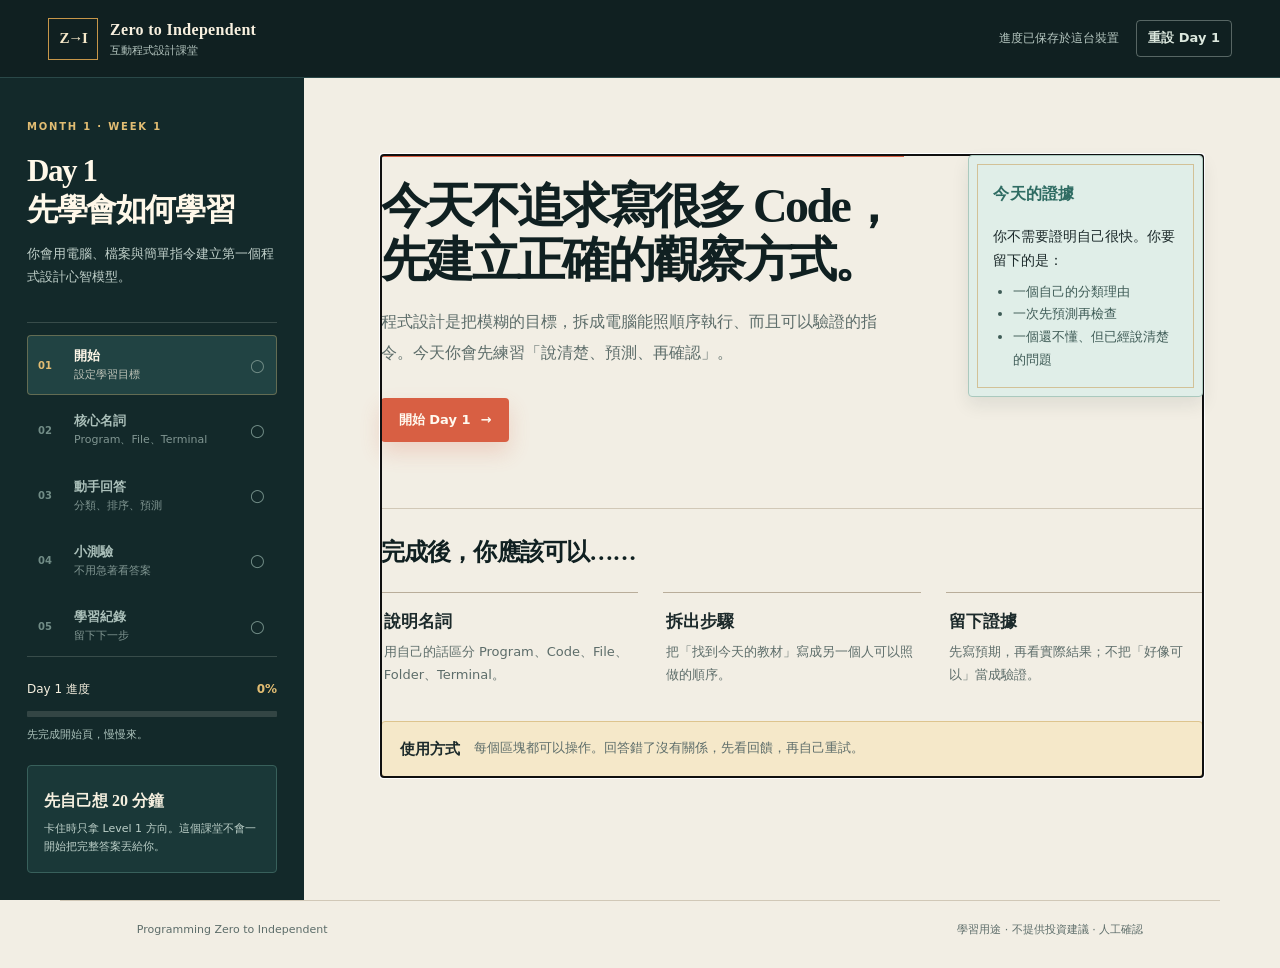
<file: index.html>
<!doctype html>
<html lang="zh-Hant">
  <head>
    <meta charset="utf-8" />
    <meta name="viewport" content="width=device-width, initial-scale=1" />
    <meta name="description" content="Programming Zero to Independent 的 Day 1 互動課堂" />
    <link rel="icon" href="data:," />
    <title>Zero to Independent · Day 1 互動課堂</title>
    <link rel="stylesheet" href="styles.css?v=redesign-4" />
    <script src="app.js?v=redesign-4" defer></script>
  </head>
  <body>
    <!--
    THESIS: A beginner's first code lesson is a field notebook: write a hypothesis, inspect evidence, and choose the next move—not a dashboard of progress.
    OWN-WORLD: Indigo ink, mineral paper, brass tabs, ruled evidence lines, and one coral correction mark; content reads like clipped lab notes.
    STORY: Start with today's promise, move through vocabulary, practice, checkpoint, and reflection; every answer receives a visible mark and next action.
    FIRST VIEWPORT: A dark index rail frames a broad paper lesson sheet; the Day 1 title, three evidence lines, and one warm start action own the opening.
    FORM: Candidate 3 — annotated learning field notebook, grounded list; seed 4ff2235d; code-led.
    FINISH: unreviewed and undocumented is unfinished; this build ends with the finish review, the verdict, DESIGN.md, and every shipping raster carrying its provenance
    -->
    <div class="app-shell">
      <header class="topbar">
        <a class="brand" href="#welcome" aria-label="回到課堂首頁">
          <span class="brand-mark">Z→I</span>
          <span>
            <strong>Zero to Independent</strong>
            <small>互動程式設計課堂</small>
          </span>
        </a>
        <div class="topbar-actions">
          <span id="saveStatus" class="save-status" role="status">進度會保存在這台裝置</span>
          <button id="resetProgress" class="button button-quiet" type="button">重設 Day 1</button>
        </div>
      </header>

      <div class="classroom-layout">
        <aside class="sidebar" aria-label="課堂導覽">
          <div class="course-label">MONTH 1 · WEEK 1</div>
          <h1>Day 1<br />先學會如何學習</h1>
          <p class="sidebar-intro">你會用電腦、檔案與簡單指令建立第一個程式設計心智模型。</p>

          <nav class="lesson-nav" aria-label="Day 1 課堂步驟">
            <button class="nav-item is-active" type="button" data-step="welcome">
              <span class="nav-number">01</span><span class="nav-copy"><strong>開始</strong><small>設定學習目標</small></span><span class="nav-check" aria-hidden="true">○</span>
            </button>
            <button class="nav-item" type="button" data-step="concepts">
              <span class="nav-number">02</span><span class="nav-copy"><strong>核心名詞</strong><small>Program、File、Terminal</small></span><span class="nav-check" aria-hidden="true">○</span>
            </button>
            <button class="nav-item" type="button" data-step="practice">
              <span class="nav-number">03</span><span class="nav-copy"><strong>動手回答</strong><small>分類、排序、預測</small></span><span class="nav-check" aria-hidden="true">○</span>
            </button>
            <button class="nav-item" type="button" data-step="quiz">
              <span class="nav-number">04</span><span class="nav-copy"><strong>小測驗</strong><small>不用急著看答案</small></span><span class="nav-check" aria-hidden="true">○</span>
            </button>
            <button class="nav-item" type="button" data-step="reflection">
              <span class="nav-number">05</span><span class="nav-copy"><strong>學習紀錄</strong><small>留下下一步</small></span><span class="nav-check" aria-hidden="true">○</span>
            </button>
          </nav>

          <div class="progress-card" aria-label="Day 1 進度">
            <div class="progress-heading"><span>Day 1 進度</span><strong id="progressText">0%</strong></div>
            <div class="progress-track"><span id="progressFill"></span></div>
            <p id="progressMessage">先完成開始頁，慢慢來。</p>
          </div>

          <div class="ai-card">
            <span class="eyebrow">AI SAFETY</span>
            <strong>先自己想 20 分鐘</strong>
            <p>卡住時只拿 Level 1 方向。這個課堂不會一開始把完整答案丟給你。</p>
          </div>
        </aside>

        <main class="main-content" id="mainContent">
          <section class="lesson-panel is-visible" data-panel="welcome" id="welcome" tabindex="-1">
            <div class="panel-kicker">DAY 1 / CONCEPT</div>
            <div class="hero-grid">
              <div>
                <h2>今天不追求寫很多 Code，先建立正確的觀察方式。</h2>
                <p class="lead">程式設計是把模糊的目標，拆成電腦能照順序執行、而且可以驗證的指令。今天你會先練習「說清楚、預測、再確認」。</p>
                <button class="button button-primary" type="button" data-next="concepts">開始 Day 1 <span aria-hidden="true">→</span></button>
              </div>
              <div class="hero-note">
                <span class="note-pin">今天的證據</span>
                <p>你不需要證明自己很快。你要留下的是：</p>
                <ul>
                  <li>一個自己的分類理由</li>
                  <li>一次先預測再檢查</li>
                  <li>一個還不懂、但已經說清楚的問題</li>
                </ul>
              </div>
            </div>

            <div class="section-heading"><span class="eyebrow">LEARNING OBJECTIVES</span><h3>完成後，你應該可以……</h3></div>
            <div class="objective-grid">
              <article class="objective-card"><span class="objective-icon">01</span><h4>說明名詞</h4><p>用自己的話區分 Program、Code、File、Folder、Terminal。</p></article>
              <article class="objective-card"><span class="objective-icon">02</span><h4>拆出步驟</h4><p>把「找到今天的教材」寫成另一個人可以照做的順序。</p></article>
              <article class="objective-card"><span class="objective-icon">03</span><h4>留下證據</h4><p>先寫預期，再看實際結果；不把「好像可以」當成驗證。</p></article>
            </div>

            <div class="callout callout-warm"><strong>使用方式</strong><span>每個區塊都可以操作。回答錯了沒有關係，先看回饋，再自己重試。</span></div>
          </section>

          <section class="lesson-panel" data-panel="concepts" id="concepts" tabindex="-1" hidden>
            <div class="panel-kicker">01 · CORE VOCABULARY</div>
            <h2>先把「東西的角色」說清楚</h2>
            <p class="lead">今天先不用背正式定義。先用生活中的比喻建立方向，再用小題目確認你是否真的分得出來。</p>

            <div class="term-grid">
              <article class="term-card"><div class="term-top"><span class="term-en">Program</span><span class="term-zh">程式</span></div><p>一組為了完成任務而安排好的指令。像是一份可以照做的工作流程。</p><div class="term-diff">不是單一行 code；Program 可以由很多段 code 組成。</div></article>
              <article class="term-card"><div class="term-top"><span class="term-en">File</span><span class="term-zh">檔案</span></div><p>一份有名稱、可以保存內容的資料。<code>day01.md</code> 就是一個 file。</p><div class="term-diff">不是 folder；file 裡面放內容，folder 用來整理東西。</div></article>
              <article class="term-card"><div class="term-top"><span class="term-en">Terminal</span><span class="term-zh">終端機</span></div><p>讓你用文字輸入指令、看見回覆的介面。</p><div class="term-diff">Terminal 是介面；Shell 是解讀指令的程式。</div></article>
            </div>

            <div class="interactive-card" data-widget="classification">
              <div class="widget-heading"><span class="widget-number">A</span><div><span class="eyebrow">快速分類</span><h3><code>day01.md</code> 最接近哪一個？</h3></div></div>
              <p>先選一個，再說服自己：你是根據「它保存了什麼」還是「它在哪裡」來分類？</p>
              <div class="choice-row" role="group" aria-label="day01.md 分類選項">
                <button class="choice-button" type="button" data-classification="Program">Program</button>
                <button class="choice-button" type="button" data-classification="File">File</button>
                <button class="choice-button" type="button" data-classification="Folder">Folder / Directory</button>
                <button class="choice-button" type="button" data-classification="Command">Command</button>
              </div>
              <div class="answer-row"><button id="checkClassification" class="button button-secondary" type="button">檢查我的回答</button><button id="classificationHint" class="text-button" type="button">我卡住了，給 Level 1 方向</button></div>
              <p id="classificationFeedback" class="feedback" role="status" aria-live="polite"></p>
            </div>

            <div class="panel-actions"><button class="button button-primary" type="button" data-next="practice">進入動手回答 <span aria-hidden="true">→</span></button></div>
          </section>

          <section class="lesson-panel" data-panel="practice" id="practice" tabindex="-1" hidden>
            <div class="panel-kicker">02 · PRACTICE LAB</div>
            <h2>把想法變成可以檢查的答案</h2>
            <p class="lead">程式設計的可靠感，不是來自猜對，而是來自「我知道我怎麼驗證」。下面三個小題會留下你的推理痕跡。</p>

            <div class="interactive-card" data-widget="ordering">
              <div class="widget-heading"><span class="widget-number">B</span><div><span class="eyebrow">步驟排序</span><h3>把「找到 Day 1 教材」排成可執行順序</h3></div></div>
              <p class="muted">每個位置選一個步驟。不要用「我平常會這樣做」帶過，想像另一個完全不知道資料夾位置的人。</p>
              <div class="order-list">
                <label><span>Step 1</span><select class="step-select" data-position="0"><option value="">請選擇</option><option value="repo">開啟 Repository 根目錄</option><option value="month">進入 month01</option><option value="week">進入 week01</option><option value="day">開啟 day01.md</option></select></label>
                <label><span>Step 2</span><select class="step-select" data-position="1"><option value="">請選擇</option><option value="repo">開啟 Repository 根目錄</option><option value="month">進入 month01</option><option value="week">進入 week01</option><option value="day">開啟 day01.md</option></select></label>
                <label><span>Step 3</span><select class="step-select" data-position="2"><option value="">請選擇</option><option value="repo">開啟 Repository 根目錄</option><option value="month">進入 month01</option><option value="week">進入 week01</option><option value="day">開啟 day01.md</option></select></label>
                <label><span>Step 4</span><select class="step-select" data-position="3"><option value="">請選擇</option><option value="repo">開啟 Repository 根目錄</option><option value="month">進入 month01</option><option value="week">進入 week01</option><option value="day">開啟 day01.md</option></select></label>
              </div>
              <div class="answer-row"><button id="checkOrder" class="button button-secondary" type="button">檢查步驟</button><button id="orderHint" class="text-button" type="button">Level 1 方向</button></div>
              <p id="orderFeedback" class="feedback" role="status" aria-live="polite"></p>
            </div>

            <div class="interactive-card" data-widget="output">
              <div class="widget-heading"><span class="widget-number">C</span><div><span class="eyebrow">Output Prediction</span><h3>不執行，先寫出你預期的畫面</h3></div></div>
              <pre class="code-sample"><code>print("Python")
print()
# 這一行不產生 output
print("Zero to Independent")</code></pre>
              <label class="field-label" for="outputAnswer">你的預期 output（保留中間的空白行）</label>
              <textarea id="outputAnswer" rows="5" spellcheck="false" placeholder="在這裡先寫預期結果……"></textarea>
              <div class="answer-row"><button id="checkOutput" class="button button-secondary" type="button">檢查 output</button><button id="outputHint" class="text-button" type="button">Level 1 方向</button></div>
              <p id="outputFeedback" class="feedback" role="status" aria-live="polite"></p>
              <button id="showOutputAnswer" class="text-button answer-reveal" type="button" hidden>查看正確 output</button>
              <div id="outputAnswerReview" class="answer-review" hidden>
                <strong>正確 output</strong>
                <pre>Python

Zero to Independent</pre>
                <p>注意：<code># 這一行不產生 output</code> 是 comment，不會出現在畫面；中間的空白行來自 <code>print()</code>。</p>
              </div>
            </div>

            <div class="callout callout-cool"><strong>小提醒</strong><span>如果你需要按很多次「檢查」，那不是失敗；請觀察每次回饋，記下你改變了什麼。</span></div>
            <div class="panel-actions"><button class="button button-primary" type="button" data-next="quiz">進入小測驗 <span aria-hidden="true">→</span></button></div>
          </section>

          <section class="lesson-panel" data-panel="quiz" id="quiz" tabindex="-1" hidden>
            <div class="panel-kicker">03 · CHECKPOINT</div>
            <h2>小測驗：把今天的能力帶走</h2>
            <p class="lead">這不是正式週考。請先自己作答，再按檢查；分數只是訊號，錯題才是下一個學習方向。</p>

            <form id="quizForm" class="quiz-form">
              <fieldset class="quiz-question" data-question="q1"><legend>1. <code>month01</code> 最接近哪一種東西？</legend><label><input type="radio" name="q1" value="file" /> File</label><label><input type="radio" name="q1" value="folder" /> Folder / Directory</label><label><input type="radio" name="q1" value="program" /> Program</label><p class="question-feedback" data-question-feedback="q1" role="status" aria-live="polite"></p></fieldset>
              <fieldset class="quiz-question" data-question="q2"><legend>2. 哪一個是交給 Shell 的 command？</legend><label><input type="radio" name="q2" value="day01" /> <code>day01.md</code></label><label><input type="radio" name="q2" value="py" /> <code>py hello.py</code></label><label><input type="radio" name="q2" value="month" /> <code>month01</code></label><p class="question-feedback" data-question-feedback="q2" role="status" aria-live="polite"></p></fieldset>
              <fieldset class="quiz-question" data-question="q3"><legend>3. 下列哪一行不會產生一般 output？</legend><label><input type="radio" name="q3" value="print" /> <code>print("Hello")</code></label><label><input type="radio" name="q3" value="comment" /> <code># print("Hello")</code></label><label><input type="radio" name="q3" value="blank" /> <code>print()</code></label><p class="question-feedback" data-question-feedback="q3" role="status" aria-live="polite"></p></fieldset>
              <fieldset class="quiz-question" data-question="q4"><legend>4. <code>print()</code> 最接近什麼行為？</legend><label><input type="radio" name="q4" value="show" /> 把內容顯示在 output</label><label><input type="radio" name="q4" value="save" /> 把內容保存成 file</label><label><input type="radio" name="q4" value="move" /> 把資料夾移動到別處</label><p class="question-feedback" data-question-feedback="q4" role="status" aria-live="polite"></p></fieldset>
              <fieldset class="quiz-question" data-question="q5"><legend>5. 遇到不懂的題目，預設先做什麼？</legend><label><input type="radio" name="q5" value="answer" /> 立刻要求完整答案</label><label><input type="radio" name="q5" value="try" /> 先獨立分析與嘗試 20 分鐘</label><label><input type="radio" name="q5" value="skip" /> 直接跳到下一週</label><p class="question-feedback" data-question-feedback="q5" role="status" aria-live="polite"></p></fieldset>
              <div class="answer-row"><button class="button button-secondary" type="submit">檢查小測驗</button><span id="quizScore" class="quiz-score" role="status" aria-live="polite"></span></div>
              <p id="quizFeedback" class="feedback" role="status" aria-live="polite"></p>
            </form>
            <div class="panel-actions"><button class="button button-primary" type="button" data-next="reflection">進入學習紀錄 <span aria-hidden="true">→</span></button></div>
          </section>

          <section class="lesson-panel" data-panel="reflection" id="reflection" tabindex="-1" hidden>
            <div class="panel-kicker">04 · REFLECTION</div>
            <h2>把今天的理解留下來</h2>
            <p class="lead">真正的進步需要證據。用自己的話完成三個句子；內容會只保存在這台裝置的瀏覽器。</p>
            <form id="reflectionForm" class="reflection-form">
              <label class="field-label" for="learned">今天我已經能說明…… <span>至少一句</span></label>
              <textarea id="learned" rows="3" placeholder="例如：File 保存內容，Folder 用來整理 File。"></textarea>
              <label class="field-label" for="confused">我仍然不確定…… <span>不知道也可以誠實寫下來</span></label>
              <textarea id="confused" rows="3" placeholder="例如：我還分不清 Terminal 和 Shell。"></textarea>
              <label class="field-label" for="nextStep">下一次開始前，我會…… <span>寫一個具體動作</span></label>
              <textarea id="nextStep" rows="3" placeholder="例如：先讀 Week 1 Day 2 的 Prerequisites，再驗證 Python 版本。"></textarea>
              <div class="answer-row"><button class="button button-primary" type="submit">保存並完成 Day 1</button><span id="reflectionStatus" class="save-status" role="status"></span></div>
            </form>
            <div id="completionBanner" class="completion-banner" data-auto-next="day02.html" hidden>
              <span class="completion-mark">✓</span><div><strong>Day 1 的互動課堂完成。</strong><p>下一步是閱讀 <a href="day02.html">Day 2 入口</a>；<span id="nextLessonMessage" role="status" aria-live="polite">5 秒後自動開啟。</span></p><div class="completion-actions"><button id="cancelAutoNext" class="button button-quiet" type="button">留在 Day 1</button></div></div>
            </div>
            <div class="panel-actions panel-actions-split"><button class="button button-quiet" type="button" data-prev="quiz">← 回到小測驗</button><a class="button button-secondary" href="README.md">查看分享版說明</a></div>
          </section>
        </main>
      </div>

      <footer class="site-footer"><span>Programming Zero to Independent</span><span>學習用途 · 不提供投資建議 · 人工確認</span></footer>
    </div>
  </body>
</html>
</file>
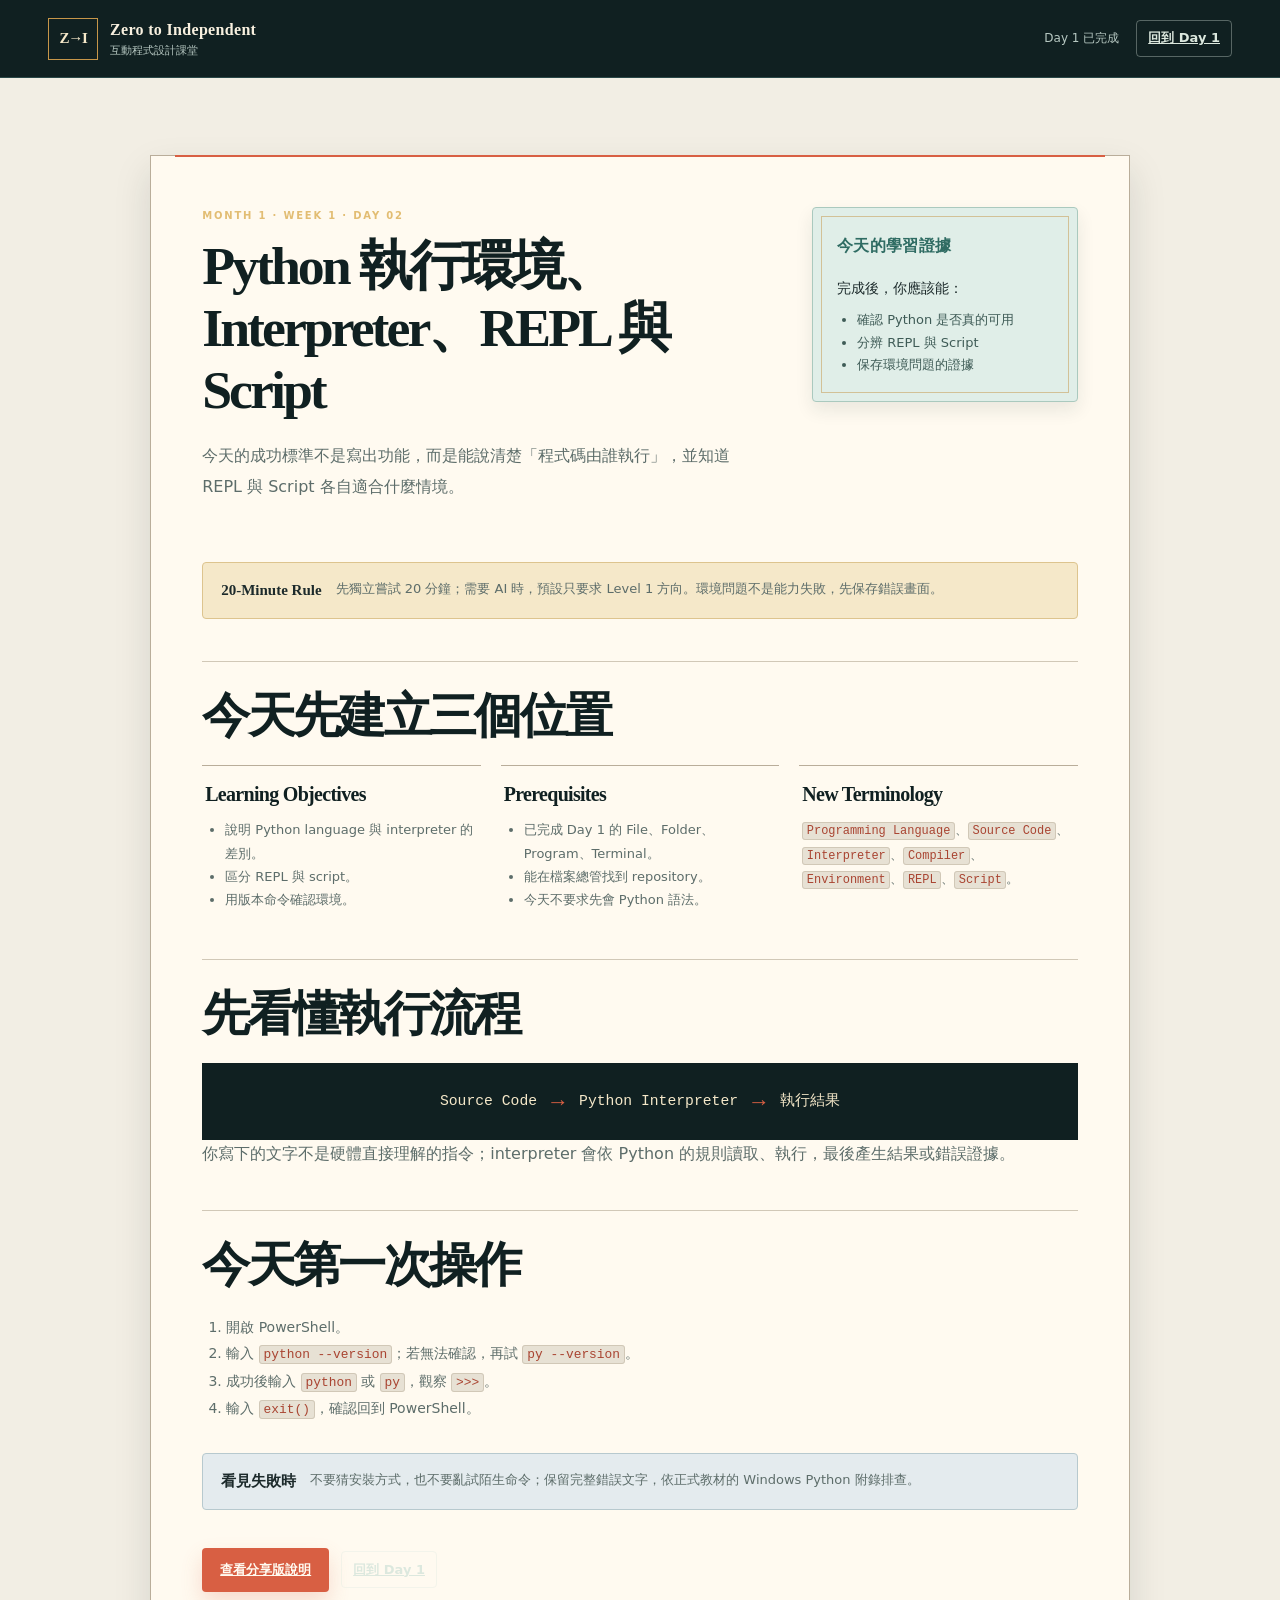
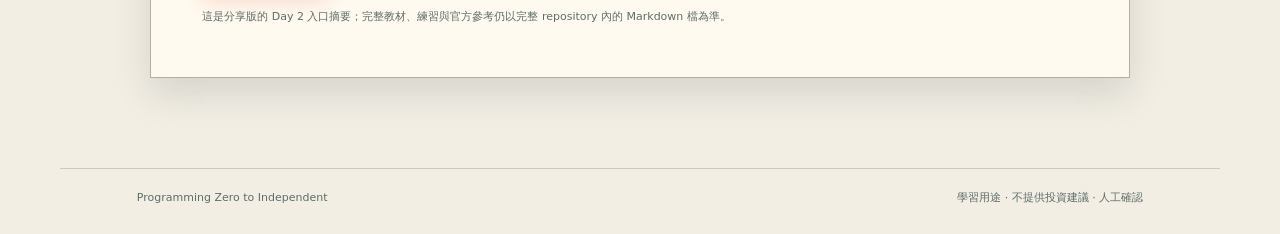
<file: day02.html>
<!doctype html>
<html lang="zh-Hant">
  <head>
    <meta charset="utf-8" />
    <meta name="viewport" content="width=device-width, initial-scale=1" />
    <title>Zero to Independent · Day 2</title>
    <link rel="stylesheet" href="styles.css?v=redesign-4" />
  </head>
  <body class="reader-page">
    <div class="app-shell">
      <header class="topbar">
        <a class="brand" href="index.html#welcome" aria-label="回到 Day 1 互動課堂">
          <span class="brand-mark" aria-hidden="true">Z→I</span>
          <span><strong>Zero to Independent</strong><small>互動程式設計課堂</small></span>
        </a>
        <div class="topbar-actions"><span class="save-status">Day 1 已完成</span><a class="button button-quiet" href="index.html#welcome">回到 Day 1</a></div>
      </header>

      <main class="reader-main">
        <article class="reader-sheet">
          <div class="reader-heading">
            <div>
              <p class="course-label">MONTH 1 · WEEK 1 · DAY 02</p>
              <h1 class="reader-title">Python 執行環境、Interpreter、REPL 與 Script</h1>
              <p class="lead">今天的成功標準不是寫出功能，而是能說清楚「程式碼由誰執行」，並知道 REPL 與 Script 各自適合什麼情境。</p>
            </div>
            <aside class="hero-note"><span class="note-pin">今天的學習證據</span><p>完成後，你應該能：</p><ul><li>確認 Python 是否真的可用</li><li>分辨 REPL 與 Script</li><li>保存環境問題的證據</li></ul></aside>
          </div>

          <div class="callout callout-warm"><strong>20-Minute Rule</strong><span>先獨立嘗試 20 分鐘；需要 AI 時，預設只要求 Level 1 方向。環境問題不是能力失敗，先保存錯誤畫面。</span></div>

          <section class="reader-section">
            <div class="section-heading"><h2>今天先建立三個位置</h2></div>
            <div class="reader-grid">
              <article class="reader-card"><h3>Learning Objectives</h3><ul><li>說明 Python language 與 interpreter 的差別。</li><li>區分 REPL 與 script。</li><li>用版本命令確認環境。</li></ul></article>
              <article class="reader-card"><h3>Prerequisites</h3><ul><li>已完成 Day 1 的 File、Folder、Program、Terminal。</li><li>能在檔案總管找到 repository。</li><li>今天不要求先會 Python 語法。</li></ul></article>
              <article class="reader-card"><h3>New Terminology</h3><p><code>Programming Language</code>、<code>Source Code</code>、<code>Interpreter</code>、<code>Compiler</code>、<code>Environment</code>、<code>REPL</code>、<code>Script</code>。</p></article>
            </div>
          </section>

          <section class="reader-section">
            <div class="section-heading"><h2>先看懂執行流程</h2></div>
            <div class="reader-flow" aria-label="Source Code 到執行結果的流程"><code>Source Code</code><span aria-hidden="true">→</span><code>Python Interpreter</code><span aria-hidden="true">→</span><code>執行結果</code></div>
            <p class="muted">你寫下的文字不是硬體直接理解的指令；interpreter 會依 Python 的規則讀取、執行，最後產生結果或錯誤證據。</p>
          </section>

          <section class="reader-section">
            <div class="section-heading"><h2>今天第一次操作</h2></div>
            <ol class="reader-steps"><li>開啟 PowerShell。</li><li>輸入 <code>python --version</code>；若無法確認，再試 <code>py --version</code>。</li><li>成功後輸入 <code>python</code> 或 <code>py</code>，觀察 <code>&gt;&gt;&gt;</code>。</li><li>輸入 <code>exit()</code>，確認回到 PowerShell。</li></ol>
            <div class="callout callout-cool"><strong>看見失敗時</strong><span>不要猜安裝方式，也不要亂試陌生命令；保留完整錯誤文字，依正式教材的 Windows Python 附錄排查。</span></div>
          </section>

          <div class="reader-actions"><a class="button button-primary" href="README.md">查看分享版說明</a><a class="button button-quiet" href="index.html#welcome">回到 Day 1</a></div>
          <p class="reader-footnote">這是分享版的 Day 2 入口摘要；完整教材、練習與官方參考仍以完整 repository 內的 Markdown 檔為準。</p>
        </article>
      </main>

      <footer class="site-footer"><span>Programming Zero to Independent</span><span>學習用途 · 不提供投資建議 · 人工確認</span></footer>
    </div>
  </body>
</html>
</file>
<file: styles.css>
:root {
  --ink: #1c2a2b;
  --ink-deep: #102021;
  --ink-soft: #5d6d6a;
  --rail: #13292a;
  --rail-soft: #214343;
  --paper: #f2eee4;
  --paper-bright: #fffaf0;
  --paper-dim: #e7e1d4;
  --line: #d1c8b7;
  --line-strong: #b9ad9a;
  --coral: #d85f43;
  --coral-deep: #a94431;
  --sage: #2f6c63;
  --sage-soft: #e0eee8;
  --brass: #c69649;
  --brass-soft: #f5e8c9;
  --blue-soft: #e4ebee;
  --shadow: 0 16px 35px rgba(27, 41, 39, 0.13);
  --shadow-small: 0 8px 18px rgba(27, 41, 39, 0.09);
  font-family: "Noto Sans TC", "Segoe UI", system-ui, -apple-system, BlinkMacSystemFont, sans-serif;
  color: var(--ink);
  background: var(--paper);
}

* { box-sizing: border-box; }

html { background: var(--paper); scroll-behavior: smooth; }

body {
  margin: 0;
  min-width: 320px;
  background: var(--paper);
  color: var(--ink);
  line-height: 1.7;
}

button, input, textarea, select { font: inherit; }
button, select { cursor: pointer; }
button:focus-visible, a:focus-visible, input:focus-visible, textarea:focus-visible, select:focus-visible {
  outline: 3px solid rgba(216, 95, 67, 0.48);
  outline-offset: 3px;
}

a { color: inherit; }
code {
  background: var(--paper-dim);
  border: 1px solid var(--line);
  border-radius: 3px;
  color: var(--coral-deep);
  font-family: "Cascadia Code", Consolas, monospace;
  font-size: 0.92em;
  padding: 0.08em 0.3em;
}
.app-shell { min-height: 100vh; }

.topbar {
  align-items: center;
  background: var(--ink-deep);
  border-bottom: 1px solid #2a4848;
  color: #f8f0df;
  display: flex;
  justify-content: space-between;
  min-height: 78px;
  padding: 0 clamp(18px, 4vw, 48px);
  position: sticky;
  top: 0;
  z-index: 10;
}

.brand { align-items: center; display: inline-flex; gap: 12px; text-decoration: none; }
.brand-mark {
  align-items: center;
  border: 1px solid var(--brass);
  color: var(--brass-soft);
  display: inline-flex;
  font-family: Georgia, "Times New Roman", serif;
  font-size: 15px;
  font-weight: 700;
  height: 42px;
  justify-content: center;
  letter-spacing: -0.08em;
  width: 50px;
}
.brand strong, .brand small { display: block; line-height: 1.2; }
.brand strong { font-family: Georgia, "Times New Roman", serif; font-size: 16px; letter-spacing: 0.02em; }
.brand small { color: #b7c8c2; font-size: 11px; margin-top: 4px; }
.topbar-actions { align-items: center; display: flex; gap: 17px; }
.save-status { color: #b7c8c2; font-size: 12px; }

.classroom-layout { display: grid; grid-template-columns: 304px minmax(0, 1fr); min-height: calc(100vh - 78px); }

.sidebar {
  background: var(--rail);
  color: #f5efdf;
  display: flex;
  flex-direction: column;
  min-height: calc(100vh - 78px);
  padding: 40px 27px 30px;
  position: sticky;
  top: 78px;
  height: calc(100vh - 78px);
}
.course-label { color: #e2bd73; font-size: 10px; font-weight: 800; letter-spacing: 0.18em; }
.sidebar h1 {
  color: #fff8e9;
  font-family: "Noto Serif TC", Georgia, "Times New Roman", serif;
  font-size: 31px;
  letter-spacing: -0.045em;
  line-height: 1.25;
  margin: 17px 0 12px;
}
.sidebar-intro { color: #c0d0ca; font-size: 13px; line-height: 1.8; margin: 0; }
.lesson-nav { border-top: 1px solid rgba(220, 232, 222, 0.18); display: grid; gap: 5px; margin-top: 34px; padding-top: 12px; }
.nav-item {
  align-items: center;
  background: transparent;
  border: 1px solid transparent;
  border-radius: 4px;
  color: #abc0ba;
  display: grid;
  gap: 10px;
  grid-template-columns: 26px 1fr 17px;
  padding: 12px 10px;
  text-align: left;
  transition: background 180ms ease, border-color 180ms ease, color 180ms ease, transform 180ms ease;
  width: 100%;
}
.nav-item:hover { background: rgba(248, 240, 223, 0.07); color: #fff8e9; transform: translateX(2px); }
.nav-item.is-active { background: var(--rail-soft); border-color: rgba(226, 189, 115, 0.34); color: #fff8e9; }
.nav-number { color: #718c86; font-size: 10px; font-weight: 800; }
.nav-item.is-active .nav-number { color: #e2bd73; }
.nav-copy strong, .nav-copy small { display: block; line-height: 1.3; }
.nav-copy strong { font-size: 13px; }
.nav-copy small { color: inherit; font-size: 11px; margin-top: 3px; opacity: 0.72; }
.nav-check { color: #718c86; font-size: 17px; text-align: center; }
.nav-item.is-done .nav-check { color: #e8c775; font-size: 0; }
.nav-item.is-done .nav-check::after { content: "✓"; font-size: 15px; }

.progress-card { border-top: 1px solid rgba(220, 232, 222, 0.18); margin-top: auto; padding-top: 22px; }
.progress-heading { display: flex; font-size: 12px; justify-content: space-between; }
.progress-heading strong { color: #e2bd73; }
.progress-track { background: rgba(248, 240, 223, 0.14); border-radius: 1px; height: 6px; margin-top: 11px; overflow: hidden; }
.progress-track span { background: var(--brass); border-radius: inherit; display: block; height: 100%; transform: scaleX(var(--progress-scale, 0)); transform-origin: left center; transition: transform 300ms ease; width: 100%; }
.progress-card p { color: #a9c0b9; font-size: 11px; line-height: 1.55; margin: 9px 0 0; }
.ai-card { background: #1a3838; border: 1px solid #38605b; border-radius: 4px; margin-top: 22px; padding: 16px; }
.ai-card .eyebrow { color: #e2bd73; font-size: 10px; font-weight: 800; letter-spacing: 0.15em; }
.ai-card strong { display: block; font-family: Georgia, "Times New Roman", serif; font-size: 16px; margin-top: 5px; }
.ai-card p { color: #bdd0c9; font-size: 11px; line-height: 1.65; margin: 6px 0 0; }

.main-content { max-width: 1160px; padding: clamp(42px, 6vw, 78px) clamp(22px, 6vw, 92px) 90px; width: 100%; }
.lesson-panel { animation: field-note-in 280ms cubic-bezier(0.22, 1, 0.36, 1); max-width: 960px; }
.lesson-panel[hidden] { display: none; }
@keyframes field-note-in { from { filter: blur(2px); opacity: 0; transform: translateY(9px); } to { filter: blur(0); opacity: 1; transform: translateY(0); } }
.panel-kicker, .eyebrow { display: none; }

h2, h3, h4 { font-family: "Noto Serif TC", Georgia, "Times New Roman", serif; }
h2 { color: var(--ink-deep); font-size: clamp(35px, 3.75vw, 50px); letter-spacing: -0.055em; line-height: 1.13; margin: 0; max-width: 780px; }
h3 { color: var(--ink-deep); font-size: 24px; letter-spacing: -0.035em; line-height: 1.35; margin: 5px 0 0; }
h4 { font-size: 17px; line-height: 1.4; margin: 0 0 7px; }
p { margin-top: 0; }
.lead { color: var(--ink-soft); font-size: 16px; line-height: 1.9; margin: 20px 0 30px; max-width: 67ch; }
.hero-grid { align-items: start; display: grid; gap: clamp(28px, 5vw, 68px); grid-template-columns: minmax(0, 1.4fr) minmax(235px, 0.6fr); }
.hero-grid > div:first-child { border-top: 2px solid var(--coral); padding-top: 22px; }
.hero-note { background: var(--sage-soft); border: 1px solid #aac9be; border-radius: 4px; box-shadow: var(--shadow-small); padding: 24px; position: relative; }
.hero-note::after { border: 1px solid rgba(198, 150, 73, 0.5); content: ""; inset: 8px; pointer-events: none; position: absolute; }
.note-pin { color: var(--sage); display: block; font-family: Georgia, "Times New Roman", serif; font-size: 16px; font-weight: 700; letter-spacing: 0.02em; position: relative; z-index: 1; }
.hero-note p { font-size: 14px; margin: 18px 0 8px; position: relative; z-index: 1; }
.hero-note ul { color: #3e5b56; font-size: 13px; line-height: 1.75; margin: 0; padding-left: 20px; position: relative; z-index: 1; }
.section-heading { border-top: 1px solid var(--line); margin-top: 66px; padding-top: 27px; }
.section-heading h3 { margin-top: 0; }
.objective-grid, .term-grid { display: grid; gap: 25px; grid-template-columns: repeat(3, 1fr); margin-top: 24px; }
.objective-card, .term-card { background: transparent; border: 0; border-top: 1px solid var(--line-strong); border-radius: 0; padding: 17px 3px 4px; }
.objective-card p, .term-card p { color: var(--ink-soft); font-size: 13px; line-height: 1.75; margin: 0; }
.objective-icon { color: var(--coral); display: none; }
.callout { align-items: flex-start; border: 1px solid; border-radius: 4px; display: flex; flex-wrap: wrap; gap: 6px 14px; line-height: 1.65; margin-top: 30px; padding: 15px 18px; }
.callout strong { font-family: Georgia, "Times New Roman", serif; font-size: 15px; }
.callout span { color: var(--ink-soft); font-size: 13px; }
.callout-warm { background: var(--brass-soft); border-color: #ddc48e; }
.callout-cool { background: var(--blue-soft); border-color: #b7c9ce; }

.button { align-items: center; border: 1px solid transparent; border-radius: 4px; display: inline-flex; font-size: 13px; font-weight: 800; gap: 10px; justify-content: center; min-height: 44px; padding: 9px 17px; transition: background 180ms ease, border-color 180ms ease, color 180ms ease, box-shadow 180ms ease, transform 180ms ease; }
.button-primary { background: var(--coral); box-shadow: 0 10px 21px rgba(216, 95, 67, 0.2); color: #fffaf0; }
.button-primary:hover { background: var(--coral-deep); box-shadow: 0 14px 25px rgba(216, 95, 67, 0.25); transform: translateY(-2px); }
.button-secondary { background: var(--rail); color: #fff8e9; }
.button-secondary:hover { background: var(--ink-deep); box-shadow: var(--shadow-small); transform: translateY(-1px); }
.button-quiet { background: transparent; border-color: rgba(220, 232, 222, 0.35); color: #dce8de; min-height: 37px; padding: 6px 11px; }
.button-quiet:hover { border-color: var(--brass); color: #fff8e9; }
.main-content .button-quiet { border-color: var(--line-strong); color: var(--ink-soft); }
.main-content .button-quiet:hover { border-color: var(--sage); color: var(--ink-deep); }
.text-button { background: transparent; border: 0; color: var(--sage); font-size: 12px; font-weight: 800; padding: 7px 0; text-decoration: underline; text-decoration-thickness: 1px; text-underline-offset: 4px; }
.text-button:hover { color: var(--coral-deep); }

.panel-actions { align-items: center; display: flex; justify-content: flex-end; margin-top: 31px; }
.panel-actions-split { justify-content: space-between; }

.term-card { min-height: 200px; }
.term-top { align-items: baseline; display: flex; gap: 9px; margin-bottom: 15px; }
.term-en { color: var(--ink-deep); font-family: Georgia, "Times New Roman", serif; font-size: 21px; font-weight: 700; }
.term-zh { color: var(--coral-deep); font-size: 12px; font-weight: 800; }
.term-diff { border-top: 1px solid var(--line); color: var(--ink-soft); font-size: 11px; line-height: 1.65; margin-top: 17px; padding-top: 12px; }

.interactive-card { background: var(--paper-bright); border: 1px solid var(--line); border-radius: 4px; box-shadow: var(--shadow-small); margin-top: 20px; padding: clamp(21px, 3vw, 32px); position: relative; }
.interactive-card::before { border-top: 2px solid var(--brass); content: ""; left: 22px; position: absolute; right: 22px; top: -1px; }
.widget-heading { align-items: flex-start; display: flex; gap: 15px; }
.widget-number { align-items: center; border: 1px solid var(--brass); color: var(--coral-deep); display: inline-flex; flex: 0 0 auto; font-family: Georgia, "Times New Roman", serif; font-size: 17px; font-weight: 700; height: 34px; justify-content: center; width: 34px; }
.interactive-card > p { color: var(--ink-soft); font-size: 13px; line-height: 1.75; margin: 16px 0; }
.choice-row { display: flex; flex-wrap: wrap; gap: 9px; }
.choice-button { background: var(--paper-bright); border: 1px solid var(--line-strong); border-radius: 3px; color: var(--ink); font-size: 13px; padding: 9px 13px; transition: background 160ms ease, border-color 160ms ease, color 160ms ease, transform 160ms ease; }
.choice-button:hover { border-color: var(--sage); color: var(--sage); transform: translateY(-1px); }
.choice-button.is-selected { background: var(--sage-soft); border-color: var(--sage); color: var(--sage); font-weight: 800; }
.answer-row { align-items: center; display: flex; flex-wrap: wrap; gap: 14px; margin-top: 20px; }
.feedback { border: 1px solid; border-radius: 3px; display: none; font-size: 13px; line-height: 1.65; margin: 16px 0 0; padding: 11px 13px; }
.feedback.is-visible { display: block; }
.feedback.is-success { background: var(--sage-soft); border-color: #aac9be; color: #28594f; }
.feedback.is-error { background: #f9e5dc; border-color: #e3ae9b; color: #8f3b2d; }
.feedback.is-info { background: var(--blue-soft); border-color: #b7c9ce; color: #385860; }
.muted { color: var(--ink-soft); }
.order-list { display: grid; gap: 10px; margin-top: 20px; max-width: 720px; }
.order-list label { align-items: center; display: grid; gap: 14px; grid-template-columns: 58px minmax(0, 1fr); }
.order-list label > span { color: var(--coral-deep); font-family: Georgia, "Times New Roman", serif; font-size: 13px; font-weight: 700; }
select, textarea { background: var(--paper-bright); border: 1px solid var(--line-strong); border-radius: 3px; color: var(--ink); }
select { min-height: 43px; padding: 8px 11px; width: 100%; }
.code-sample { background: var(--ink-deep); border: 1px solid #2e5553; border-radius: 3px; color: #f2d08c; font-family: "Cascadia Code", Consolas, monospace; font-size: 13px; line-height: 1.75; margin: 19px 0 22px; overflow-x: auto; padding: 18px 20px; }
.field-label { color: var(--ink); display: block; font-size: 13px; font-weight: 800; margin: 14px 0 8px; }
.field-label span { color: var(--ink-soft); font-size: 11px; font-weight: 500; margin-left: 6px; }
textarea { display: block; line-height: 1.75; min-height: 110px; padding: 12px 14px; resize: vertical; width: 100%; }
textarea::placeholder { color: #929b96; }
select:focus, textarea:focus { border-color: var(--sage); box-shadow: 0 0 0 3px rgba(47, 108, 99, 0.13); outline: 0; }

.quiz-form { display: grid; gap: 0; margin-top: 28px; }
.quiz-question { background: transparent; border: 0; border-top: 1px solid var(--line-strong); border-radius: 0; display: grid; gap: 10px; margin: 0; padding: 20px 3px 22px; }
.quiz-question:last-of-type { border-bottom: 1px solid var(--line-strong); }
.quiz-question legend { color: var(--ink-deep); font-family: "Noto Serif TC", Georgia, "Times New Roman", serif; font-size: 17px; font-weight: 700; line-height: 1.45; padding: 0 5px 0 0; }
.quiz-question label { color: var(--ink-soft); font-size: 13px; }
.quiz-question input { accent-color: var(--coral); margin-right: 7px; }
.quiz-question.is-correct { background: rgba(224, 238, 232, 0.5); border-top-color: var(--sage); padding-left: 12px; padding-right: 12px; }
.quiz-question.is-wrong { background: rgba(249, 229, 220, 0.55); border-top-color: var(--coral); padding-left: 12px; padding-right: 12px; }
.quiz-question label.is-correct-option { color: #28594f; font-weight: 800; }
.quiz-question label.is-wrong-option { color: #8f3b2d; font-weight: 800; text-decoration: line-through; text-decoration-thickness: 1px; }
.question-feedback { border: 1px solid; border-radius: 3px; font-size: 12px; line-height: 1.55; margin: 3px 0 0; padding: 8px 10px; }
.quiz-question:not(.is-correct):not(.is-wrong) .question-feedback { display: none; }
.quiz-question.is-correct .question-feedback { background: var(--sage-soft); border-color: #aac9be; color: #28594f; }
.quiz-question.is-wrong .question-feedback { background: #f9e5dc; border-color: #e3ae9b; color: #8f3b2d; }
.quiz-score { color: var(--sage); font-family: Georgia, "Times New Roman", serif; font-size: 17px; font-weight: 700; }
.answer-reveal { margin-top: 13px; }
.answer-review { background: var(--blue-soft); border: 1px solid #b7c9ce; border-radius: 3px; color: #385860; font-size: 12px; line-height: 1.65; margin-top: 13px; padding: 13px 15px; }
.answer-review[hidden], .completion-banner[hidden] { display: none; }
.answer-review strong { color: var(--ink-deep); display: block; font-family: Georgia, "Times New Roman", serif; font-size: 15px; margin-bottom: 8px; }
.answer-review pre { background: var(--ink-deep); border: 1px solid #2e5553; border-radius: 3px; color: #f2d08c; line-height: 1.75; margin: 0 0 10px; overflow-x: auto; padding: 12px 14px; white-space: pre-wrap; }
.answer-review p { margin: 0; }
.reflection-form { max-width: 720px; }
.reflection-form textarea { margin-bottom: 20px; }
.completion-banner { align-items: flex-start; background: var(--sage-soft); border: 1px solid #aac9be; border-radius: 4px; box-shadow: var(--shadow-small); display: flex; gap: 14px; margin-top: 30px; padding: 19px 21px; }
.completion-mark { align-items: center; background: var(--sage); color: #fffaf0; display: inline-flex; flex: 0 0 auto; font-size: 14px; height: 27px; justify-content: center; width: 27px; }
.completion-banner strong { color: #28594f; font-family: Georgia, "Times New Roman", serif; font-size: 15px; }
.completion-banner p { color: #3d6b63; font-size: 13px; margin: 4px 0 0; }
.completion-banner a { color: #28594f; font-weight: 800; text-underline-offset: 3px; }
.completion-actions { align-items: center; display: flex; flex-wrap: wrap; gap: 10px 14px; margin-top: 11px; }
.completion-actions .button { min-height: 37px; }
.reader-main { margin: 0 auto; max-width: 1160px; padding: clamp(42px, 6vw, 78px) clamp(22px, 6vw, 92px) 90px; width: 100%; }
.reader-sheet { background: var(--paper-bright); border: 1px solid var(--line-strong); box-shadow: var(--shadow); margin: 0 auto; max-width: 980px; padding: clamp(24px, 4vw, 52px); position: relative; }
.reader-sheet::before { border-top: 2px solid var(--coral); content: ""; left: 24px; position: absolute; right: 24px; top: -1px; }
.reader-heading { align-items: start; display: grid; gap: clamp(28px, 5vw, 58px); grid-template-columns: minmax(0, 1.35fr) minmax(220px, 0.65fr); }
.reader-title { color: var(--ink-deep); font-family: "Noto Serif TC", Georgia, "Times New Roman", serif; font-size: clamp(34px, 4.2vw, 58px); letter-spacing: -0.055em; line-height: 1.15; margin: 12px 0 0; }
.reader-section { margin-top: 42px; }
.reader-section .section-heading { margin-top: 0; }
.reader-grid { display: grid; gap: 20px; grid-template-columns: repeat(3, 1fr); margin-top: 22px; }
.reader-card { border-top: 1px solid var(--line-strong); padding: 15px 3px 5px; }
.reader-card h3 { font-size: 20px; margin: 0 0 10px; }
.reader-card ul { color: var(--ink-soft); font-size: 13px; line-height: 1.8; margin: 0; padding-left: 20px; }
.reader-card p { color: var(--ink-soft); font-size: 13px; line-height: 1.8; margin: 0; }
.reader-flow { align-items: center; background: var(--ink-deep); color: var(--brass-soft); display: flex; flex-wrap: wrap; font-family: "Cascadia Code", Consolas, monospace; gap: 10px; justify-content: center; margin-top: 22px; padding: 20px; }
.reader-flow code { background: transparent; border: 0; color: inherit; padding: 0; }
.reader-flow span { color: var(--coral); font-family: Georgia, "Times New Roman", serif; font-size: 22px; }
.reader-steps { color: var(--ink-soft); font-size: 14px; line-height: 1.9; margin: 22px 0 0; padding-left: 24px; }
.reader-actions { align-items: center; display: flex; flex-wrap: wrap; gap: 12px; margin-top: 38px; }
.reader-footnote { color: var(--ink-soft); font-size: 11px; margin: 16px 0 0; }
.site-footer { border-top: 1px solid var(--line); color: var(--ink-soft); display: flex; font-size: 11px; justify-content: space-between; margin: 0 auto; max-width: 1160px; padding: 20px clamp(22px, 6vw, 92px) 28px; }

@media (max-width: 960px) {
  .classroom-layout { grid-template-columns: 1fr; }
  .sidebar { height: auto; min-height: 0; padding: 28px 24px 22px; position: relative; top: auto; }
  .sidebar h1 br { display: none; }
  .sidebar-intro { max-width: 650px; }
  .lesson-nav { grid-template-columns: repeat(5, minmax(0, 1fr)); margin-top: 23px; }
  .nav-item { display: block; padding: 10px 8px; text-align: center; }
  .nav-number, .nav-check { display: block; }
  .nav-copy strong { font-size: 11px; margin-top: 4px; }
  .nav-copy small { display: none; }
  .nav-check { height: 18px; margin-top: 2px; }
  .progress-card { margin-top: 24px; }
  .ai-card { display: none; }
}

@media (max-width: 700px) {
  .topbar { align-items: flex-start; gap: 12px; padding: 13px 17px; }
  .topbar-actions { align-items: flex-end; flex-direction: column-reverse; gap: 3px; }
  .save-status { font-size: 10px; text-align: right; }
  .main-content { padding: 39px 17px 60px; }
  .hero-grid, .objective-grid, .term-grid { grid-template-columns: 1fr; }
  .hero-grid { gap: 27px; }
  h2 { font-size: 36px; }
  .lead { font-size: 14px; line-height: 1.8; }
  .objective-card { min-height: auto; }
  .lesson-nav { gap: 3px; }
  .nav-item { padding: 8px 3px; }
  .nav-number { font-size: 10px; }
  .nav-copy strong { font-size: 10px; }
  .panel-actions, .panel-actions-split { align-items: stretch; flex-direction: column; }
  .panel-actions .button, .panel-actions a { width: 100%; }
  .order-list label { align-items: stretch; gap: 6px; grid-template-columns: 1fr; }
  .site-footer { flex-direction: column; gap: 5px; padding: 19px 17px 24px; }
  .reader-main { padding: 34px 17px 60px; }
  .reader-heading, .reader-grid { grid-template-columns: 1fr; }
  .reader-title { font-size: 36px; }
  .reader-flow { align-items: flex-start; flex-direction: column; }
  .reader-flow span { transform: rotate(90deg); }
  .reader-actions { align-items: stretch; flex-direction: column; }
  .reader-actions .button { width: 100%; }
}

@media (prefers-reduced-motion: reduce) {
  html { scroll-behavior: auto; }
  *, *::before, *::after { animation-duration: 1ms !important; animation-iteration-count: 1 !important; scroll-behavior: auto !important; transition-duration: 1ms !important; }
}
</file>
